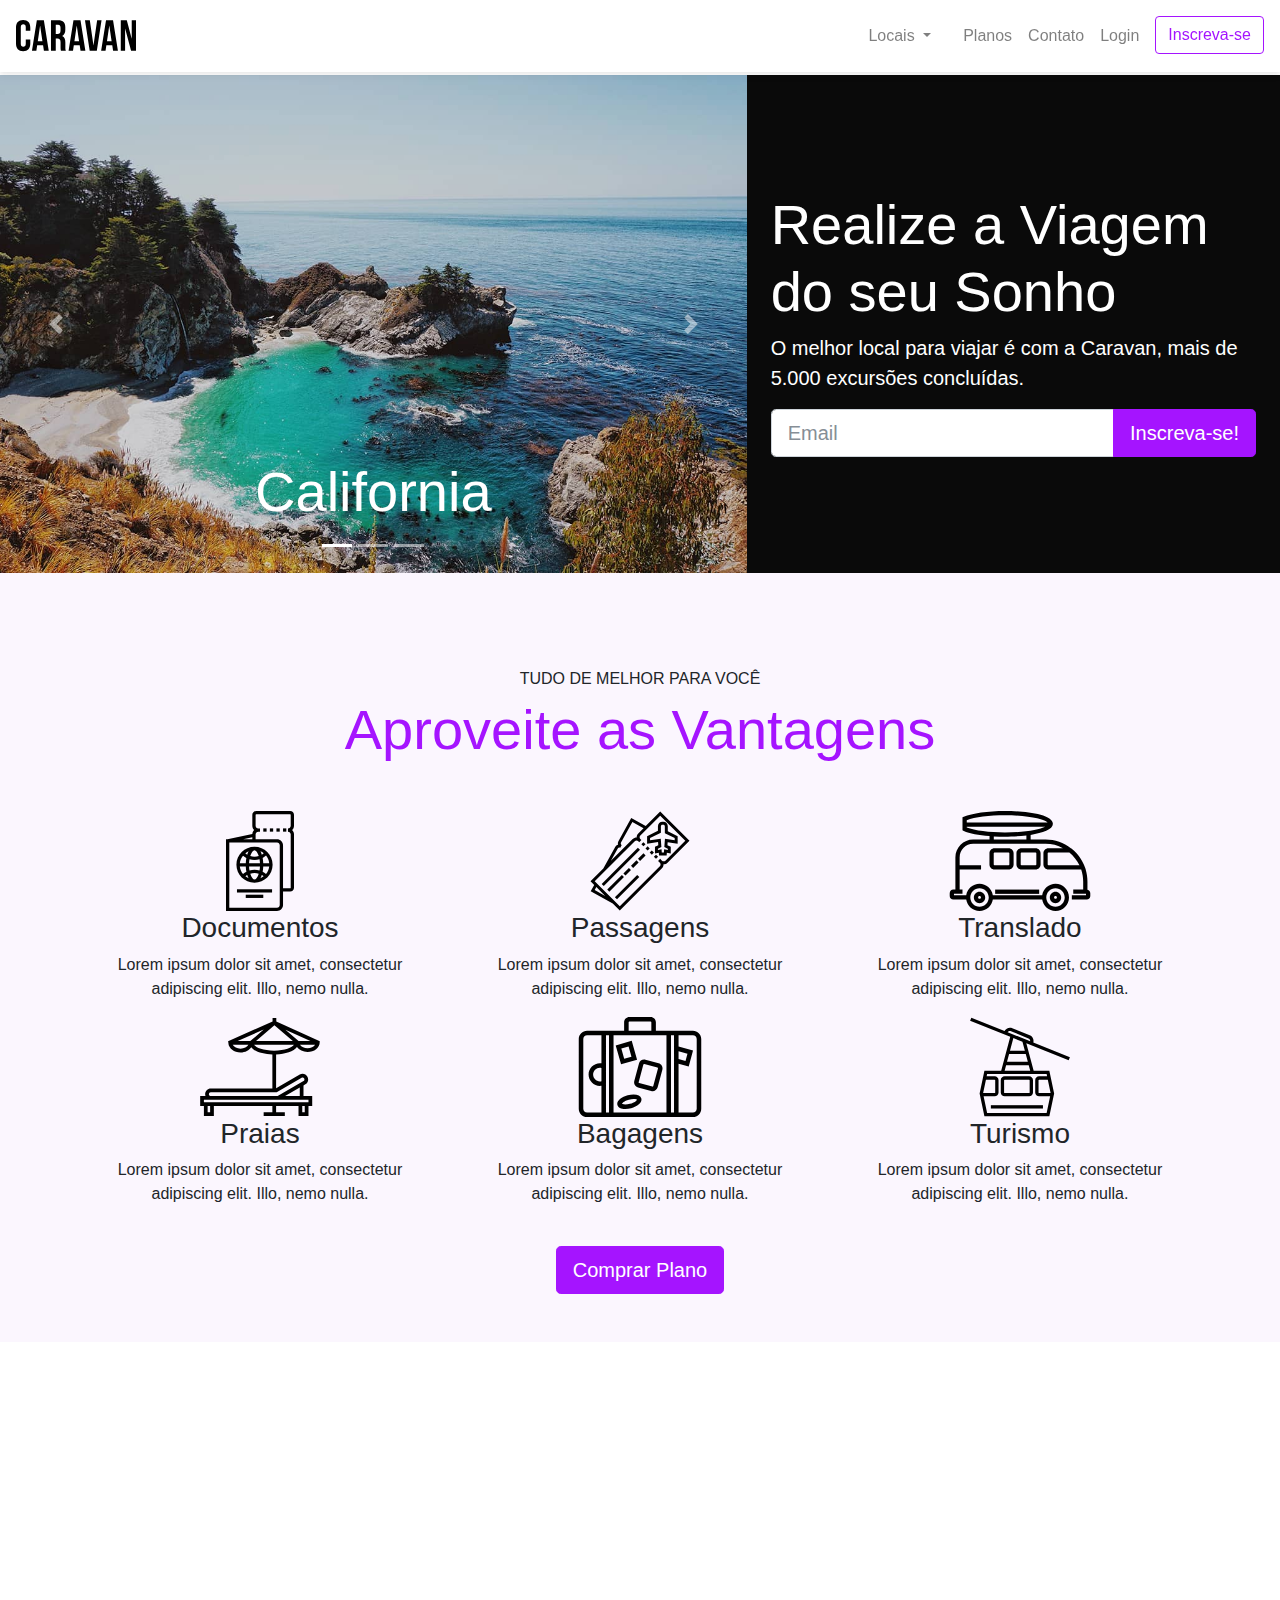
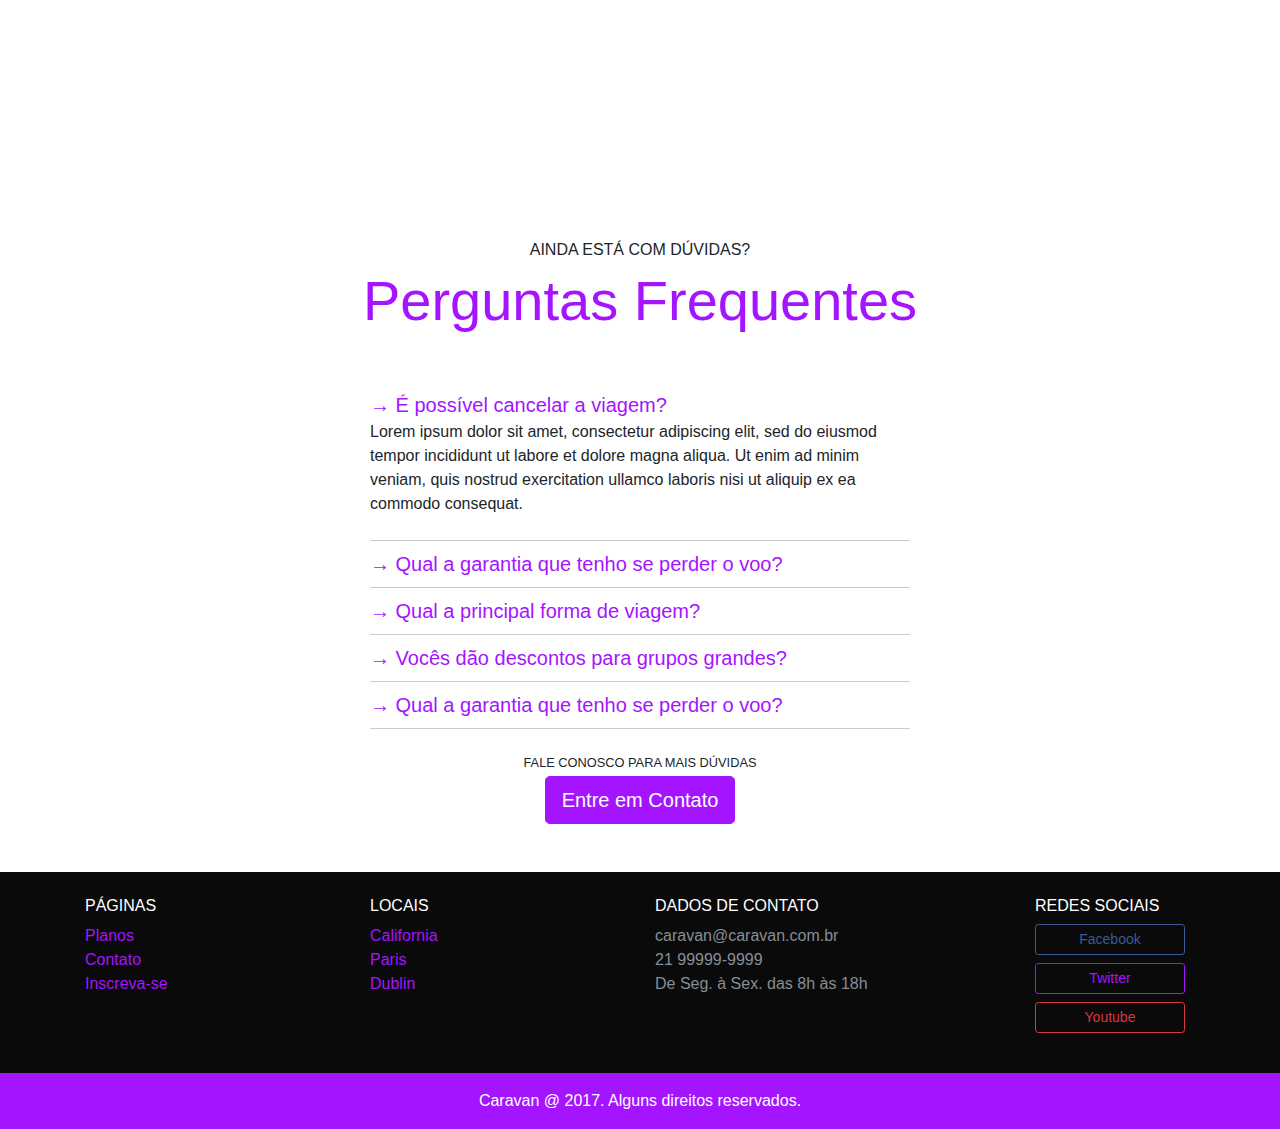
<file: index.html>
<!DOCTYPE html>
<html>
  <head>
    <title>Caravan</title>
    
    <meta charset="utf-8">
    <meta name="viewport" content="width=device-width, initial-scale=1, shrink-to-fit=no">
    
    <link rel="stylesheet" href="css/bootstrap.css">
    <link rel="stylesheet" href="css/style.css">
    
  </head>
  <body>
    <!-- Modal -->
    <div class="modal fade" id="modalLogin" tabindex="-1" role="dialog" aria-labelledby="modalLogin" aria-hidden="true">
      <div class="modal-dialog" role="document">
        <div class="modal-content">
          <div class="modal-header">
            <h5 class="modal-title" id="modalLoginTitulo">Entre na sua Conta</h5>
            <button type="button" class="close" data-dismiss="modal" aria-label="Close">
              <span aria-hidden="true">&times;</span>
            </button>
          </div>
          <div class="modal-body">
            <form>
              <div class="form-group">
                <label for="loginEmail">Email </label>
                <input type="email" class="form-control" id="loginEmail">
              </div>
              <div class="form-group">
                <label for="loginSenha">Password</label>
                <input type="password" class="form-control" id="loginSenha">
              </div>
              <button type="submit" class="btn btn-primary">Entrar na Conta</button>
              <small class="form-text text-mudted">Esqueceu a senha? <a href="#">Clique Aqui</a></small>
            </form>
          </div>
        </div>
      </div>
    </div>
    <!-- Fim Modal -->

    <nav class="navbar navbar-expand-md navbar-light  fixed-top py-3 box-shadow nav-bg-color">
        <a href="index.html">
            <img src="img/caravan.svg" alt="Caravan">
        </a>
        
        <button class="navbar-toggler" type="button" data-toggle="collapse" data-target="#navbarSupportedContent" aria-controls="navbarSupportedContent" aria-expanded="false" aria-label="Abrir Navegação">
            <span class="navbar-toggler-icon"></span>
        </button>

       <div class="collapse navbar-collapse" id="navbarSupportedContent">
           <ul class="navbar-nav ml-auto">
               <li class="nav-item dropdown">
                  <a class="nav-link dropdown-toggle" href="#" id="navbarDropdown" role="button" data-toggle="dropdown" aria-haspopup="true" aria-expanded="false">
                      Locais
                   </a>
                   <div class="dropdown-menu" aria-labelledby="navbarDropdown">
                      <a class="dropdown-item" href="local.html">California</a>
                      <a class="dropdown-item" href="local.html">Paris</a>
                      <a class="dropdown-item" href="local.html">Dublin</a>
                   </div>
               </li>
               <li class="nav-item">
                   <a href="planos.html" class="nav-link"></a>
               </li>
               <li class="nav-item">
                   <a href="planos.html" class="nav-link">Planos</a>
               </li>
               <li class="nav-item">
                   <a href="contato.html" class="nav-link">Contato</a>
               </li>
               <li class="nav-item">
                   <a href="" class="nav-link" data-toggle="modal" data-target="#modalLogin">Login</a>
               </li>
               <li class="nav-item">
                   <a href="inscricao.html" class="btn btn-outline-primary ml-md-2">Inscreva-se</a>
               </li>
               
           </ul>
       </div>
    </nav>
    
    <section class="container-fluid">
        <div class="row bg-dark text-white">
           
            <div class="col-lg-7 p-0">
                <div id="carouselCidades" class="carousel slide" data-ride="carousel">
                  <ol class="carousel-indicators">
                    <li data-target="#carouselCidades" data-slide-to="0" class="active"></li>
                    <li data-target="#carouselCidades" data-slide-to="1"></li>
                    <li data-target="#carouselCidades" data-slide-to="2"></li>
                  </ol>
                  <div class="carousel-inner">
                    <div class="carousel-item active">
                      <img class="d-block w-100" src="img/california.jpg" alt="California">
                      <div class="carousel-caption d-block">
                          <h3 class="display-4">California</h3>  
                      </div>
                    </div>
                    <div class="carousel-item">
                      <img class="d-block w-100" src="img/paris.jpg" alt="Paris">
                      <div class="carousel-caption d-md-block">
                          <h3 class="display-4">Paris</h3>  
                      </div>
                    </div>
                    <div class="carousel-item">
                      <img class="d-block w-100" src="img/dublin.jpg" alt="Dublin">
                      <div class="carousel-caption d-block">
                          <h3 class="display-4">Dublin</h3>
                      </div>
                    </div>
                  </div>
                  <a class="carousel-control-prev" href="#carouselCidades" role="button" data-slide="prev">
                    <span class="carousel-control-prev-icon" aria-hidden="true"></span>
                    <span class="sr-only">Anterior</span>
                  </a>
                  <a class="carousel-control-next" href="#carouselCidades" role="button" data-slide="next">
                    <span class="carousel-control-next-icon" aria-hidden="true"></span>
                    <span class="sr-only">Próximo</span>
                  </a>
                </div>
            </div>
            
            <div class="col-lg-5 p-4 align-self-center">
                <h1 class="display-4">Realize a Viagem do seu Sonho</h1>
                <p class="lead">O melhor local para viajar é com a Caravan, mais de 5.000 excursões concluídas.</p>
                <form action="">
                <div class="input-group input-group-lg">
                  <input type="text" class="form-control" placeholder="Email" aria-label="Email">
                  <span class="input-group-btn">
                    <button class="btn btn-primary" type="button">Inscreva-se!</button>
                  </span>
                </div>
                </form>
            </div>
        </div>
    </section>
    
    <section class="py-5 bg-light text-center">
        <div class="container">
            <div class="my-5">
               <span class="h6 d-block">TUDO DE MELHOR PARA VOCÊ</span>
               <h2 class="display-4 text-primary">Aproveite as Vantagens</h2>
            </div>
            
            <div class="row">
                <div class="col-xl-4 col-md-6">
                    <div class="d-flex justify-content-center icone">
                        <img src="img/icones/passaporte.svg" alt="Passaporte">
                    </div>
                    <h3>Documentos</h3>
                    <p>Lorem ipsum dolor sit amet, consectetur adipiscing elit. Illo, nemo nulla.</p>
                </div>
                <div class="col-xl-4 col-md-6">
                    <div class="d-flex justify-content-center icone">
                        <img src="img/icones/passagens.svg" alt="Passagens">
                    </div>
                    <h3>Passagens</h3>
                    <p>Lorem ipsum dolor sit amet, consectetur adipiscing elit. Illo, nemo nulla.</p>
                </div>
                <div class="col-xl-4 col-md-6">
                    <div class="d-flex justify-content-center icone">
                        <img src="img/icones/translado.svg" alt="Translado">
                    </div>
                    <h3>Translado</h3>
                    <p>Lorem ipsum dolor sit amet, consectetur adipiscing elit. Illo, nemo nulla.</p>
                </div>
                <div class="col-xl-4 col-md-6">
                    <div class="d-flex justify-content-center icone">
                        <img src="img/icones/praias.svg" alt="Praias">
                    </div>
                    <h3>Praias</h3>
                    <p>Lorem ipsum dolor sit amet, consectetur adipiscing elit. Illo, nemo nulla.</p>
                </div>
                <div class="col-xl-4 col-md-6">
                    <div class="d-flex justify-content-center icone">
                        <img src="img/icones/bagagens.svg" alt="Bagagens">
                    </div>
                    <h3>Bagagens</h3>
                    <p>Lorem ipsum dolor sit amet, consectetur adipiscing elit. Illo, nemo nulla.</p>
                </div>
                <div class="col-xl-4 col-md-6">
                    <div class="d-flex justify-content-center icone">
                        <img src="img/icones/turismo.svg" alt="Turismo">
                    </div>
                    <h3>Turismo</h3>
                    <p>Lorem ipsum dolor sit amet, consectetur adipiscing elit. Illo, nemo nulla.</p>
                </div>
            </div>
            <a href="planos.html" class="btn btn-primary btn-lg mt-4"> Comprar Plano</a>
        </div>
    </section>
    
    <section id="home-quote" class="p-md-5">
        <blockquote  class="blackquote text-center text-white p-md-5 p-3">
            <p class="display-4"><em>"A felicidade não está na estradaque leva a algum lugar. A felicidade é a própria estrada.</em></p>
            <footer class="blackquote-footer">Bob Dylan</footer>
        </blockquote>
    </section>
    
        
    <section class="container">
        <div class="my-5 text-center">
           <span class="h6 d-block">AINDA ESTÁ COM DÚVIDAS?</span>
           <h2 class="display-4 text-primary">Perguntas Frequentes</h2>
        </div>
        
        <div class="row justify-content-center">
            <div class="col-lg-6" id="perguntasFrequentes" data-children=".pergunta">
                <div class="pergunta py-2">
                    <a class="lead" href="#pergunta1" data-toggle="collapse" data-parent="#perguntasFrequentes" aria-expanded="true" aria-controls="pergunta1">→ É possível cancelar a viagem?</a>
                    <div id="pergunta1" class="collapse show" role="tagpanel">
                        <p>Lorem ipsum dolor sit amet, consectetur adipiscing elit, sed do eiusmod tempor incididunt ut labore et dolore magna aliqua. Ut enim ad minim veniam, quis nostrud exercitation ullamco laboris nisi ut aliquip ex ea commodo consequat.</p>
                    </div>
                </div>
                <div class="pergunta py-2">
                    <a class="lead" href="#pergunta2" data-toggle="collapse" data-parent="#perguntasFrequentes" aria-expanded="true" aria-controls="pergunta2">→ Qual a garantia que tenho se perder o voo?</a>
                    <div id="pergunta2" class="collapse" role="tagpanel">
                        <p>Lorem ipsum dolor sit amet, consectetur adipiscing elit, sed do eiusmod tempor incididunt ut labore et dolore magna aliqua. Ut enim ad minim veniam, quis nostrud exercitation ullamco laboris nisi ut aliquip ex ea commodo consequat.</p>
                    </div>
                </div>
                <div class="pergunta py-2">
                    <a class="lead" href="#pergunta3" data-toggle="collapse" data-parent="#perguntasFrequentes" aria-expanded="true" aria-controls="pergunta3">→ Qual a principal forma de viagem?</a>
                    <div id="pergunta3" class="collapse" role="tagpanel">
                        <p>Lorem ipsum dolor sit amet, consectetur adipiscing elit, sed do eiusmod tempor incididunt ut labore et dolore magna aliqua. Ut enim ad minim veniam, quis nostrud exercitation ullamco laboris nisi ut aliquip ex ea commodo consequat.</p>
                    </div>
                </div>
                <div class="pergunta py-2">
                    <a class="lead" href="#pergunta4" data-toggle="collapse" data-parent="#perguntasFrequentes" aria-expanded="true" aria-controls="pergunta4">→ Vocês dão descontos para grupos grandes?</a>
                    <div id="pergunta4" class="collapse" role="tagpanel">
                        <p>Lorem ipsum dolor sit amet, consectetur adipiscing elit, sed do eiusmod tempor incididunt ut labore et dolore magna aliqua. Ut enim ad minim veniam, quis nostrud exercitation ullamco laboris nisi ut aliquip ex ea commodo consequat.</p>
                    </div>
                </div>
                <div class="pergunta no-border-bottom py-2">
                    <a class="lead" href="#pergunta5" data-toggle="collapse" data-parent="#perguntasFrequentes" aria-expanded="true" aria-controls="pergunta5">→ Qual a garantia que tenho se perder o voo?</a>
                    <div id="pergunta5" class="collapse" role="tagpanel">
                        <p>Lorem ipsum dolor sit amet, consectetur adipiscing elit, sed do eiusmod tempor incididunt ut labore et dolore magna aliqua. Ut enim ad minim veniam, quis nostrud exercitation ullamco laboris nisi ut aliquip ex ea commodo consequat.</p>
                    </div>
                </div>
            </div>
        </div>
        <div class="text-center my-4">
            <p class="small m-1">FALE CONOSCO PARA MAIS DÚVIDAS</p>
            <a class="btn btn-primary btn-lg" href="contato.html">Entre em Contato</a>
        </div>
        
    </section>   
    
    <footer class="bg-dark text-white mt-5">
        <div class="container py-4">
            <div class="row">
                <div class="col-6 col-lg-3 ">
                    <h4 class="h6">PÁGINAS</h4>
                    <ul class="list-unstyled">
                        <li><a href="planos.html">Planos</a></li>
                        <li><a href="contato.html">Contato</a></li>
                        <li><a href="inscricao.html">Inscreva-se</a></li>
                    </ul>
                </div>
                <div class="col-6 col-lg-3">
                    <h4 class="h6">LOCAIS</h4>
                    <ul class="list-unstyled">
                        <li><a href="local.html">California</a></li>
                        <li><a href="local.html">Paris</a></li>
                        <li><a href="local.html">Dublin</a></li>
                    </ul>
                </div>
                <div class="col-sm-6 col-lg-4">
                    <h4 class="h6">DADOS DE CONTATO</h4>
                    <ul class="list-unstyled text-secondary">
                        <li>caravan@caravan.com.br</li>
                        <li>21 99999-9999</li>
                        <li>De Seg. à Sex. das 8h às 18h</li>
                    </ul>
                </div>
                <div class="col-sm-6 col-lg-2">
                    <h4 class="h6">REDES SOCIAIS</h4>
                    <ul class="list-unstyled text-secondary">
                        <li><a href="#" class="btn btn-sm btn-outline-info btn-block btn-footer mb-2">Facebook</a></li>
                        <li><a href="#" class="btn btn-sm btn-outline-primary btn-block btn-footer mb-2">Twitter</a></li>
                        <li><a href="#" class="btn btn-sm btn-outline-danger btn-block btn-footer mb-2">Youtube</a></li>
                    </ul>
                </div>
            </div>
        </div>
        <div class="bg-primary text-center py-3">
            <p class="mb-0">Caravan @ 2017. Alguns direitos reservados.</p>
        </div>
    </footer>
     
    <script type="text/javascript" src="js/jquery-3.2.1.slim.min.js"></script>
    <script type="text/javascript" src="js/popper.min.js"></script>
    <script type="text/javascript" src="js/bootstrap.js"></script>
    <script type="text/javascript" src="js/app.js"></script>
  </body>
</html>
</file>
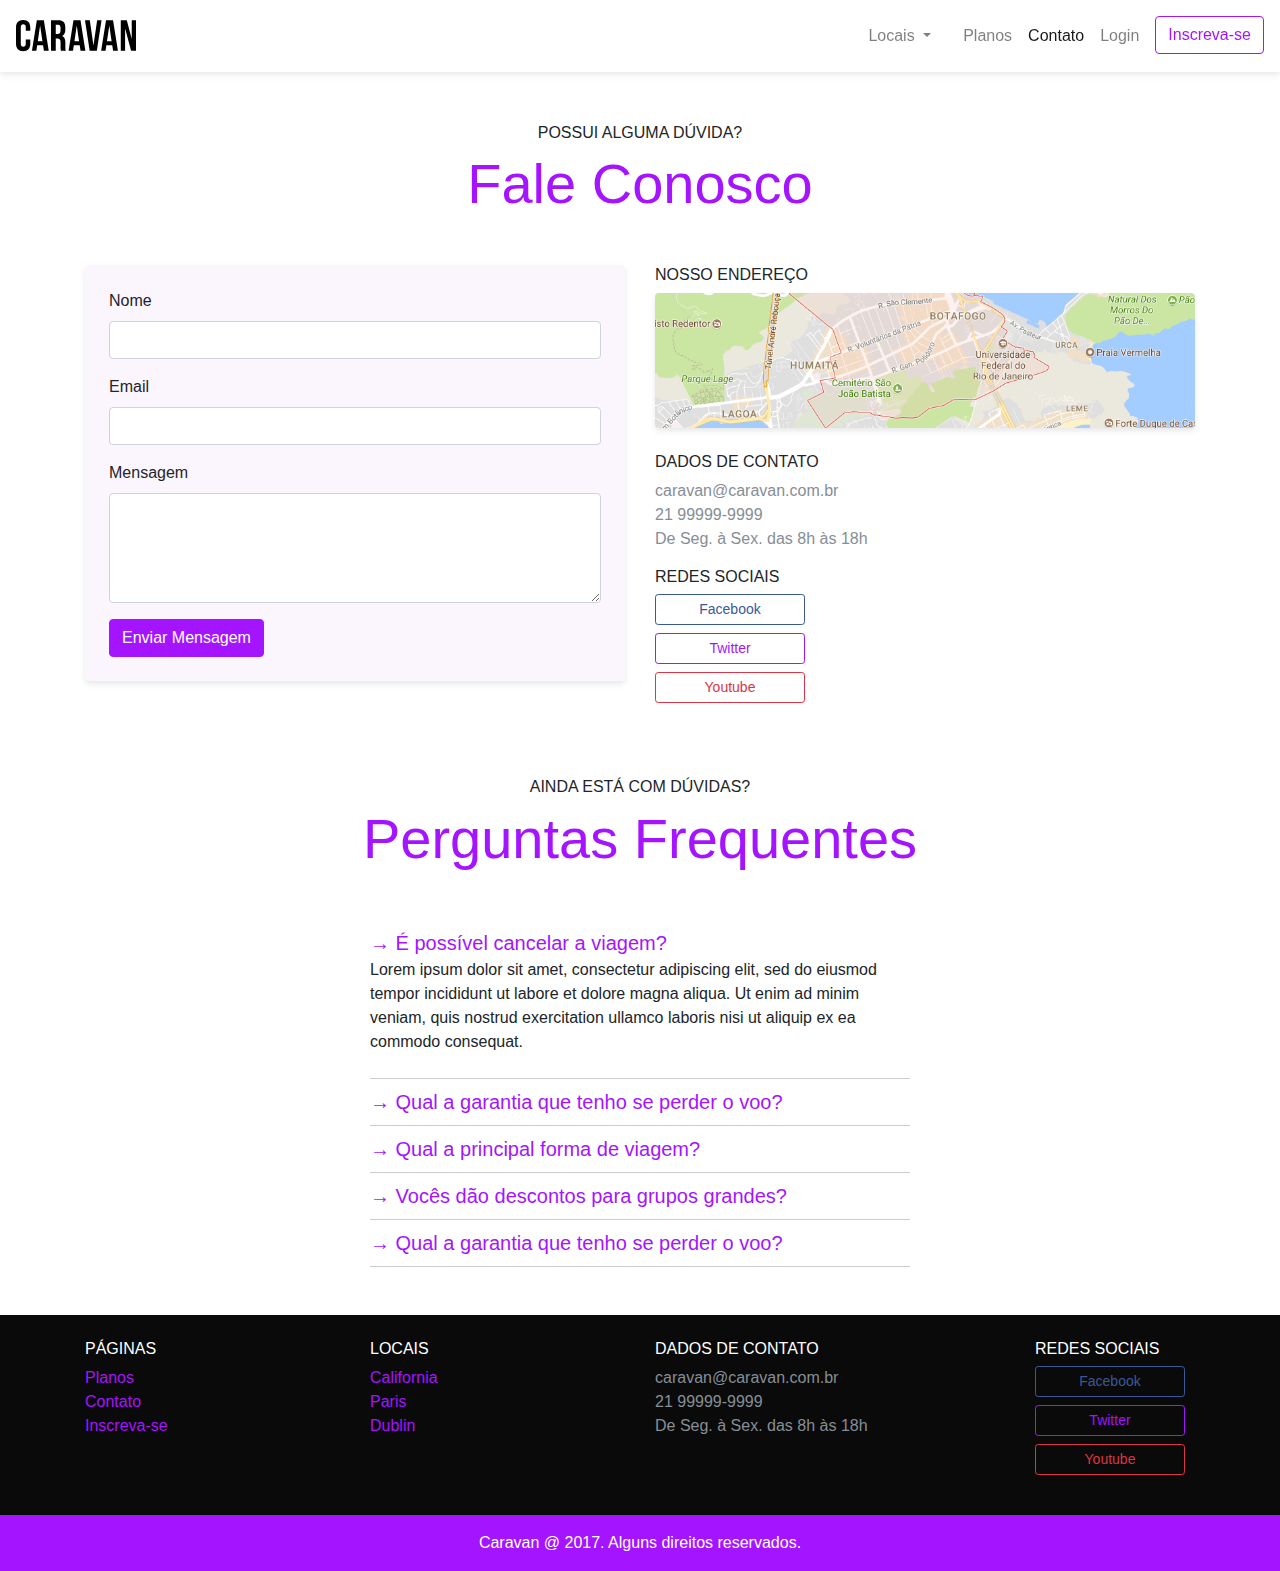
<file: contato.html>
<!DOCTYPE html>
<html>
  <head>
    <title>Caravan - Contato</title>
    
    <meta charset="utf-8">
    <meta name="viewport" content="width=device-width, initial-scale=1, shrink-to-fit=no">
    
    <link rel="stylesheet" href="css/bootstrap.css">
    <link rel="stylesheet" href="css/style.css">
    
  </head>
  <body>
    <!-- Modal -->
    <div class="modal fade" id="modalLogin" tabindex="-1" role="dialog" aria-labelledby="modalLogin" aria-hidden="true">
      <div class="modal-dialog" role="document">
        <div class="modal-content">
          <div class="modal-header">
            <h5 class="modal-title" id="modalLoginTitulo">Entre na sua Conta</h5>
            <button type="button" class="close" data-dismiss="modal" aria-label="Close">
              <span aria-hidden="true">&times;</span>
            </button>
          </div>
          <div class="modal-body">
            <form>
              <div class="form-group">
                <label for="loginEmail">Email </label>
                <input type="email" class="form-control" id="loginEmail">
              </div>
              <div class="form-group">
                <label for="loginSenha">Password</label>
                <input type="password" class="form-control" id="loginSenha">
              </div>
              <button type="submit" class="btn btn-primary">Entrar na Conta</button>
              <small class="form-text text-mudted">Esqueceu a senha? <a href="#">Clique Aqui</a></small>
            </form>
          </div>
        </div>
      </div>
    </div>
    <!-- Fim Modal -->

    <nav class="navbar navbar-expand-md navbar-light  fixed-top py-3 box-shadow nav-bg-color">
        <a href="index.html">
            <img src="img/caravan.svg" alt="Caravan">
        </a>
        
        <button class="navbar-toggler" type="button" data-toggle="collapse" data-target="#navbarSupportedContent" aria-controls="navbarSupportedContent" aria-expanded="false" aria-label="Abrir Navegação">
            <span class="navbar-toggler-icon"></span>
        </button>

       <div class="collapse navbar-collapse" id="navbarSupportedContent">
           <ul class="navbar-nav ml-auto">
               <li class="nav-item dropdown">
                  <a class="nav-link dropdown-toggle" href="#" id="navbarDropdown" role="button" data-toggle="dropdown" aria-haspopup="true" aria-expanded="false">
                      Locais
                   </a>
                   <div class="dropdown-menu" aria-labelledby="navbarDropdown">
                      <a class="dropdown-item" href="local.html">California</a>
                      <a class="dropdown-item" href="local.html">Paris</a>
                      <a class="dropdown-item" href="local.html">Dublin</a>
                   </div>
               </li>
               <li class="nav-item">
                   <a href="planos.html" class="nav-link"></a>
               </li>
               <li class="nav-item">
                   <a href="planos.html" class="nav-link">Planos</a>
               </li>
               <li class="nav-item">
                   <a href="contato.html" class="nav-link active">Contato</a>
               </li>
               <li class="nav-item">
                   <a href="" class="nav-link" data-toggle="modal" data-target="#modalLogin">Login</a>
               </li>
               <li class="nav-item">
                   <a href="inscricao.html" class="btn btn-outline-primary ml-md-2">Inscreva-se</a>
               </li>
               
           </ul>
       </div>
    </nav>
    
   <section class="container">
        <div class="my-5 text-center">
           <span class="h6 d-block">POSSUI ALGUMA DÚVIDA?</span>
           <h1 class="display-4 text-primary">Fale Conosco</h1>
        </div>
        <div class="row">
            <div class="col-lg">
                <form class="bg-light rounded p-4 box-shadow mb-5">
                  <div class="form-group">
                    <label for="nomeCliente">Nome </label>
                    <input type="text" class="form-control" id="nomeCliente">
                  </div>
                  <div class="form-group">
                    <label for="clienteEmail">Email </label>
                    <input type="email" class="form-control" id="clienteEmail">
                  </div>
                  <div class="form-group">
                    <label for="clienteMensagem">Mensagem</label>
                    <textarea class="form-control" id="clienteMensagem" rows="4"></textarea>
                  </div>
                  <button type="submit" class="btn btn-primary">Enviar Mensagem</button>
                </form>
            </div>
            <div class="col">
                <h2 class="h6">NOSSO ENDEREÇO</h2>
                <a href="#"><img src="img/mapa.png" alt="Endereço da Empresa" class="img-fluid box-shadow rounded mb-4"></a>
                
                <h4 class="h6">DADOS DE CONTATO</h4>
                <ul class="list-unstyled text-secondary">
                     <li>caravan@caravan.com.br</li>
                    <li>21 99999-9999</li>
                    <li>De Seg. à Sex. das 8h às 18h</li>
                </ul>

                
                <h4 class="h6">REDES SOCIAIS</h4>
                <ul class="list-unstyled text-secondary" style="max-width:260px;">
                    <li><a href="#" class="btn btn-sm btn-outline-info btn-block btn-footer mb-2">Facebook</a></li>
                    <li><a href="#" class="btn btn-sm btn-outline-primary btn-block btn-footer mb-2">Twitter</a></li>
                    <li><a href="#" class="btn btn-sm btn-outline-danger btn-block btn-footer mb-2">Youtube</a></li>
                </ul>
            </div>
        </div>
        
   </section>

        
    <section class="container">
        <div class="my-5 text-center">
           <span class="h6 d-block">AINDA ESTÁ COM DÚVIDAS?</span>
           <h2 class="display-4 text-primary">Perguntas Frequentes</h2>
        </div>
        
        <div class="row justify-content-center">
            <div class="col-lg-6" id="perguntasFrequentes" data-children=".pergunta">
                <div class="pergunta py-2">
                    <a class="lead" href="#pergunta1" data-toggle="collapse" data-parent="#perguntasFrequentes" aria-expanded="true" aria-controls="pergunta1">→ É possível cancelar a viagem?</a>
                    <div id="pergunta1" class="collapse show" role="tagpanel">
                        <p>Lorem ipsum dolor sit amet, consectetur adipiscing elit, sed do eiusmod tempor incididunt ut labore et dolore magna aliqua. Ut enim ad minim veniam, quis nostrud exercitation ullamco laboris nisi ut aliquip ex ea commodo consequat.</p>
                    </div>
                </div>
                <div class="pergunta py-2">
                    <a class="lead" href="#pergunta2" data-toggle="collapse" data-parent="#perguntasFrequentes" aria-expanded="true" aria-controls="pergunta2">→ Qual a garantia que tenho se perder o voo?</a>
                    <div id="pergunta2" class="collapse" role="tagpanel">
                        <p>Lorem ipsum dolor sit amet, consectetur adipiscing elit, sed do eiusmod tempor incididunt ut labore et dolore magna aliqua. Ut enim ad minim veniam, quis nostrud exercitation ullamco laboris nisi ut aliquip ex ea commodo consequat.</p>
                    </div>
                </div>
                <div class="pergunta py-2">
                    <a class="lead" href="#pergunta3" data-toggle="collapse" data-parent="#perguntasFrequentes" aria-expanded="true" aria-controls="pergunta3">→ Qual a principal forma de viagem?</a>
                    <div id="pergunta3" class="collapse" role="tagpanel">
                        <p>Lorem ipsum dolor sit amet, consectetur adipiscing elit, sed do eiusmod tempor incididunt ut labore et dolore magna aliqua. Ut enim ad minim veniam, quis nostrud exercitation ullamco laboris nisi ut aliquip ex ea commodo consequat.</p>
                    </div>
                </div>
                <div class="pergunta py-2">
                    <a class="lead" href="#pergunta4" data-toggle="collapse" data-parent="#perguntasFrequentes" aria-expanded="true" aria-controls="pergunta4">→ Vocês dão descontos para grupos grandes?</a>
                    <div id="pergunta4" class="collapse" role="tagpanel">
                        <p>Lorem ipsum dolor sit amet, consectetur adipiscing elit, sed do eiusmod tempor incididunt ut labore et dolore magna aliqua. Ut enim ad minim veniam, quis nostrud exercitation ullamco laboris nisi ut aliquip ex ea commodo consequat.</p>
                    </div>
                </div>
                <div class="pergunta no-border-bottom py-2">
                    <a class="lead" href="#pergunta5" data-toggle="collapse" data-parent="#perguntasFrequentes" aria-expanded="true" aria-controls="pergunta5">→ Qual a garantia que tenho se perder o voo?</a>
                    <div id="pergunta5" class="collapse" role="tagpanel">
                        <p>Lorem ipsum dolor sit amet, consectetur adipiscing elit, sed do eiusmod tempor incididunt ut labore et dolore magna aliqua. Ut enim ad minim veniam, quis nostrud exercitation ullamco laboris nisi ut aliquip ex ea commodo consequat.</p>
                    </div>
                </div>
            </div>
        </div>        
    </section>   
    
    <footer class="bg-dark text-white mt-5">
        <div class="container py-4">
            <div class="row">
                <div class="col-6 col-lg-3 ">
                    <h4 class="h6">PÁGINAS</h4>
                    <ul class="list-unstyled">
                        <li><a href="planos.html">Planos</a></li>
                        <li><a href="contato.html">Contato</a></li>
                        <li><a href="inscricao.html">Inscreva-se</a></li>
                    </ul>
                </div>
                <div class="col-6 col-lg-3">
                    <h4 class="h6">LOCAIS</h4>
                    <ul class="list-unstyled">
                        <li><a href="local.html">California</a></li>
                        <li><a href="local.html">Paris</a></li>
                        <li><a href="local.html">Dublin</a></li>
                    </ul>
                </div>
                <div class="col-sm-6 col-lg-4">
                    <h4 class="h6">DADOS DE CONTATO</h4>
                    <ul class="list-unstyled text-secondary">
                        <li>caravan@caravan.com.br</li>
                        <li>21 99999-9999</li>
                        <li>De Seg. à Sex. das 8h às 18h</li>
                    </ul>
                </div>
                <div class="col-sm-6 col-lg-2">
                    <h4 class="h6">REDES SOCIAIS</h4>
                    <ul class="list-unstyled text-secondary">
                        <li><a href="#" class="btn btn-sm btn-outline-info btn-block btn-footer mb-2">Facebook</a></li>
                        <li><a href="#" class="btn btn-sm btn-outline-primary btn-block btn-footer mb-2">Twitter</a></li>
                        <li><a href="#" class="btn btn-sm btn-outline-danger btn-block btn-footer mb-2">Youtube</a></li>
                    </ul>
                </div>
            </div>
        </div>
        <div class="bg-primary text-center py-3">
            <p class="mb-0">Caravan @ 2017. Alguns direitos reservados.</p>
        </div>
    </footer>
     
    <script type="text/javascript" src="js/jquery-3.2.1.slim.min.js"></script>
    <script type="text/javascript" src="js/popper.min.js"></script>
    <script type="text/javascript" src="js/bootstrap.js"></script>
    <script type="text/javascript" src="js/app.js"></script>
  </body>
</html>
</file>
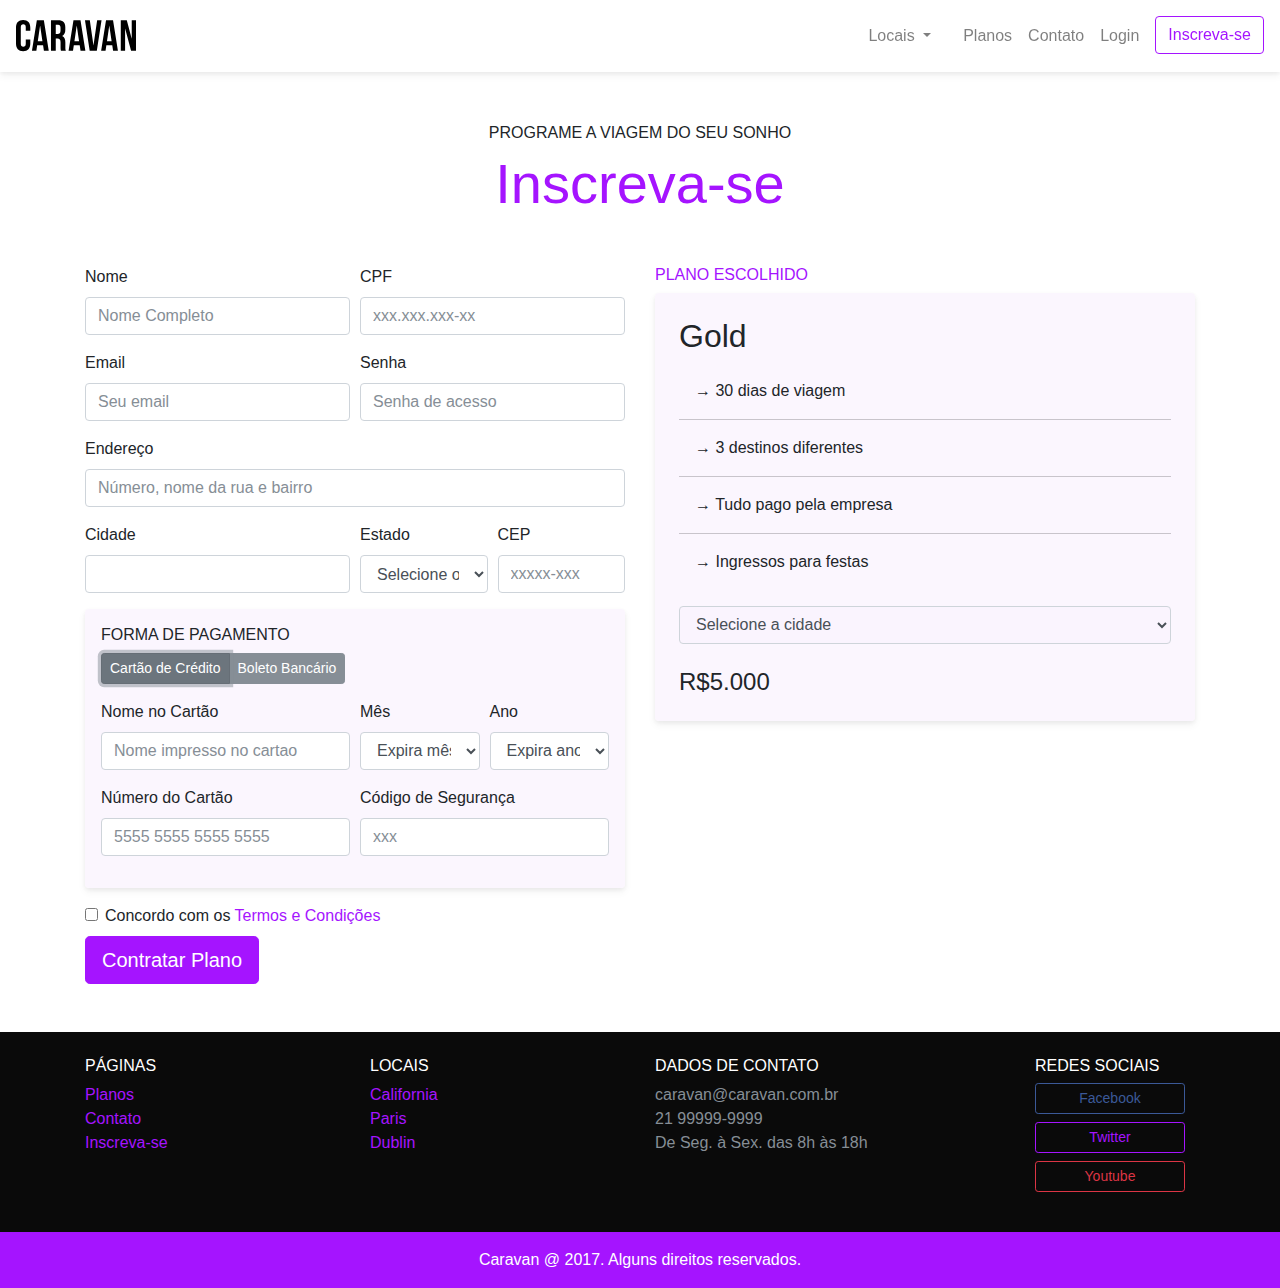
<file: inscricao.html>
<!DOCTYPE html>
<html>
  <head>
    <title>Caravan - Inscrição</title>
    
    <meta charset="utf-8">
    <meta name="viewport" content="width=device-width, initial-scale=1, shrink-to-fit=no">
    
    <link rel="stylesheet" href="css/bootstrap.css">
    <link rel="stylesheet" href="css/style.css">
    
  </head>
  <body>
    <!-- Modal -->
    <div class="modal fade" id="modalLogin" tabindex="-1" role="dialog" aria-labelledby="modalLogin" aria-hidden="true">
      <div class="modal-dialog" role="document">
        <div class="modal-content">
          <div class="modal-header">
            <h5 class="modal-title" id="modalLoginTitulo">Entre na sua Conta</h5>
            <button type="button" class="close" data-dismiss="modal" aria-label="Close">
              <span aria-hidden="true">&times;</span>
            </button>
          </div>
          <div class="modal-body">
            <form>
              <div class="form-group">
                <label for="loginEmail">Email </label>
                <input type="email" class="form-control" id="loginEmail">
              </div>
              <div class="form-group">
                <label for="loginSenha">Password</label>
                <input type="password" class="form-control" id="loginSenha">
              </div>
              <button type="submit" class="btn btn-primary">Entrar na Conta</button>
              <small class="form-text text-mudted">Esqueceu a senha? <a href="#">Clique Aqui</a></small>
            </form>
          </div>
        </div>
      </div>
    </div>
    <!-- Fim Modal -->

    <nav class="navbar navbar-expand-md navbar-light  fixed-top py-3 box-shadow nav-bg-color">
        <a href="index.html">
            <img src="img/caravan.svg" alt="Caravan">
        </a>
        
        <button class="navbar-toggler" type="button" data-toggle="collapse" data-target="#navbarSupportedContent" aria-controls="navbarSupportedContent" aria-expanded="false" aria-label="Abrir Navegação">
            <span class="navbar-toggler-icon"></span>
        </button>

       <div class="collapse navbar-collapse" id="navbarSupportedContent">
           <ul class="navbar-nav ml-auto">
               <li class="nav-item dropdown">
                  <a class="nav-link dropdown-toggle" href="#" id="navbarDropdown" role="button" data-toggle="dropdown" aria-haspopup="true" aria-expanded="false">
                      Locais
                   </a>
                   <div class="dropdown-menu" aria-labelledby="navbarDropdown">
                      <a class="dropdown-item" href="local.html">California</a>
                      <a class="dropdown-item" href="local.html">Paris</a>
                      <a class="dropdown-item" href="local.html">Dublin</a>
                   </div>
               </li>
               <li class="nav-item">
                   <a href="planos.html" class="nav-link"></a>
               </li>
               <li class="nav-item">
                   <a href="planos.html" class="nav-link">Planos</a>
               </li>
               <li class="nav-item">
                   <a href="contato.html" class="nav-link">Contato</a>
               </li>
               <li class="nav-item">
                   <a href="" class="nav-link" data-toggle="modal" data-target="#modalLogin">Login</a>
               </li>
               <li class="nav-item">
                   <a href="inscricao.html" class="btn btn-outline-primary ml-md-2">Inscreva-se</a>
               </li>
               
           </ul>
       </div>
    </nav>
    
   <section class="container">
        <div class="my-5 text-center">
           <span class="h6 d-block">PROGRAME A VIAGEM DO SEU SONHO</span>
           <h2 class="display-4 text-primary">Inscreva-se</h2>
        </div>
        
        <div class="row">
            <form action="" class="col-lg-6">
                <div class="form-row">
                    <div class="form-group col-md-6">
                        <label for="inputNome">Nome</label>
                        <input type="text" class="form-control" id="inputNome" placeholder="Nome Completo">
                    </div>
                    <div class="form-group col-md-6">
                        <label for="inputCPF">CPF</label>
                        <input type="text" class="form-control" id="inputCPF" placeholder="xxx.xxx.xxx-xx">
                    </div>
                    <div class="form-group col-md-6">
                        <label for="inputEmail">Email</label>
                        <input type="email" class="form-control" id="inputEmail" placeholder="Seu email">
                    </div>
                    <div class="form-group col-md-6">
                        <label for="inputSenha">Senha</label>
                        <input type="password" class="form-control" id="inputSenha" placeholder="Senha de acesso">
                    </div>
                    <div class="form-group col-12">
                        <label for="inputEndereco">Endereço</label>
                        <input type="text" class="form-control" id="inputEndereco" placeholder="Número, nome da rua e bairro">
                    </div>
                    <div class="form-group col-md-6">
                        <label for="inputCidade">Cidade</label>
                        <input type="text" class="form-control" id="inputCidade" >
                    </div>
                    <div class="form-group col-md-3 col-6">
                        <label for="inputEstado">Estado</label>
                        <select id="inputEstado" class="form-control">
                            <option>Selecione o Estado</option>
                            <option>Rio de Janeiro</option>
                            <option>São Paulo</option>
                            <option>Minas Gerais</option>
                            <option>Paraná</option>
                            <option>Acre</option>
                        </select>
                    </div>
                    <div class="form-group col-md-3 col-6">
                        <label for="inputCEP">CEP</label>
                        <input type="text" class="form-control" id="inputCEP" placeholder="xxxxx-xxx" >
                    </div>
                </div>
                <div class="bg-light rounded box-shadow p-3 form-group">
                    <h2 class="h6 color-primary">FORMA DE PAGAMENTO</h2>
                    <nav class="nav btn-group mb-3" id="formaPagamento" role="tablist">
                       <button type="button" class="btn btn-sm btn-secondary active" id="nav-cartao-tab" data-toggle="tab" href="#nav-cartao" role="tab" aria-controls="nav-cartao" aria-selected="true">Cartão de Crédito</button>
                       <button type="button" class="btn btn-sm btn-secondary" id="nav-boleto-tab" data-toggle="tab" href="#nav-boleto" role="tab" aria-controls="nav-boleto" aria-selected="false">Boleto Bancário</button>
                    </nav>
                    
                    <div class="tab-content" id="formaPagamentoConteudo">
                        <div class="tab-pane fade show active" id="nav-cartao" role="tabpanel"aria-labelledby="nav-cartao-tab" >
                            <div class="form-row">
                                <div class="form-group col-md-6">
                                    <label for="inputNomeCartao">Nome no Cartão</label>
                                    <input type="text" class="form-control" id="inputNomeCartao" placeholder="Nome impresso no cartao">
                                </div>
                                <div class="form-group col-md-3 col-6">
                                    <label for="inputExpiraMes">Mês</label>
                                    <select id="inputExpiraMes" class="form-control">
                                        <option>Expira mês...</option>
                                        <option>01</option>
                                        <option>02</option>
                                        <option>03</option>
                                        <option>04</option>
                                        <option>05</option>
                                        <option>06</option>
                                        <option>07</option>
                                        <option>08</option>
                                        <option>09</option>
                                        <option>10</option>
                                        <option>11</option>
                                        <option>12</option>
                                    </select>
                                </div>
                                <div class="form-group col-md-3 col-6">
                                    <label for="inputExpiraAno">Ano</label>
                                    <select id="inputExpiraAno" class="form-control">
                                        <option>Expira ano...</option>
                                        <option>2017</option>
                                        <option>2018</option>
                                        <option>2019</option>
                                        <option>2020</option>
                                        <option>2021</option>
                                    </select>
                                </div>
                                <div class="form-group col-md-6">
                                    <label for="inputNumeroCartao">Número do Cartão</label>
                                    <input type="text" class="form-control" id="inputNumeroCartao" placeholder="5555 5555 5555 5555">
                                </div>
                                <div class="form-group col-md-6">
                                    <label for="inputCodigo">Código de Segurança</label>
                                    <input type="text" class="form-control" id="inputCodigo" placeholder="xxx">
                                </div>
                            </div>
                        </div>
                        <div class="tab-pane fade show" id="nav-boleto" role="tabpanel"aria-labelledby="nav-boleto-tab" >
                            <p>Clique em contratar plano que enviaremos um boleto para o seu email.</p>
                        </div>
                    </div>
                </div>
                
                <div class="form-check">
                    <label class="form-check-label">
                      <input type="checkbox" class="form-check-input">
                      Concordo com os <a href="#">Termos e Condições</a>
                    </label>
                </div>
                
                <button type="submit" class="btn btn-primary btn-lg">Contratar Plano</button>

            </form>
            
            <div class="col-md mb-5 mx-auto order-first order-lg-1">
              <h2 class="h6 text-primary ">PLANO ESCOLHIDO</h2>
              <div class="bg-light rounded p-4 box-shadow">
                <h2>Gold</h2>
                <ul class="lista-plano list-unstyled">
                  <li>→ 30 dias de viagem</li>
                  <li>→ 3 destinos diferentes</li>
                  <li>→ Tudo pago pela empresa</li>
                  <li>→ Ingressos para festas</li>
                </ul>
                <form>
                  <div class="form-group">
                    <select class="form-control bg-light" id="inputCidades">
                      <option>Selecione a cidade</option>
                      <option>California</option>
                      <option>Paris</option>
                      <option>Dublin</option>
                    </select>
                  </div>
                </form>
                <div class="row mt-4">
                  <div class="col">
                    <span class="h4">R$5.000</span>
                  </div>
                </div>
              </div>
            </div>
        </div>
  </section>
    
    <footer class="bg-dark text-white mt-5">
        <div class="container py-4">
            <div class="row">
                <div class="col-6 col-lg-3 ">
                    <h4 class="h6">PÁGINAS</h4>
                    <ul class="list-unstyled">
                        <li><a href="planos.html">Planos</a></li>
                        <li><a href="contato.html">Contato</a></li>
                        <li><a href="inscricao.html">Inscreva-se</a></li>
                    </ul>
                </div>
                <div class="col-6 col-lg-3">
                    <h4 class="h6">LOCAIS</h4>
                    <ul class="list-unstyled">
                        <li><a href="local.html">California</a></li>
                        <li><a href="local.html">Paris</a></li>
                        <li><a href="local.html">Dublin</a></li>
                    </ul>
                </div>
                <div class="col-sm-6 col-lg-4">
                    <h4 class="h6">DADOS DE CONTATO</h4>
                    <ul class="list-unstyled text-secondary">
                        <li>caravan@caravan.com.br</li>
                        <li>21 99999-9999</li>
                        <li>De Seg. à Sex. das 8h às 18h</li>
                    </ul>
                </div>
                <div class="col-sm-6 col-lg-2">
                    <h4 class="h6">REDES SOCIAIS</h4>
                    <ul class="list-unstyled text-secondary">
                        <li><a href="#" class="btn btn-sm btn-outline-info btn-block btn-footer mb-2">Facebook</a></li>
                        <li><a href="#" class="btn btn-sm btn-outline-primary btn-block btn-footer mb-2">Twitter</a></li>
                        <li><a href="#" class="btn btn-sm btn-outline-danger btn-block btn-footer mb-2">Youtube</a></li>
                    </ul>
                </div>
            </div>
        </div>
        <div class="bg-primary text-center py-3">
            <p class="mb-0">Caravan @ 2017. Alguns direitos reservados.</p>
        </div>
    </footer>
     
    <script type="text/javascript" src="js/jquery-3.2.1.slim.min.js"></script>
    <script type="text/javascript" src="js/popper.min.js"></script>
    <script type="text/javascript" src="js/bootstrap.js"></script>
    <script type="text/javascript" src="js/app.js"></script>
  </body>
</html>
</file>
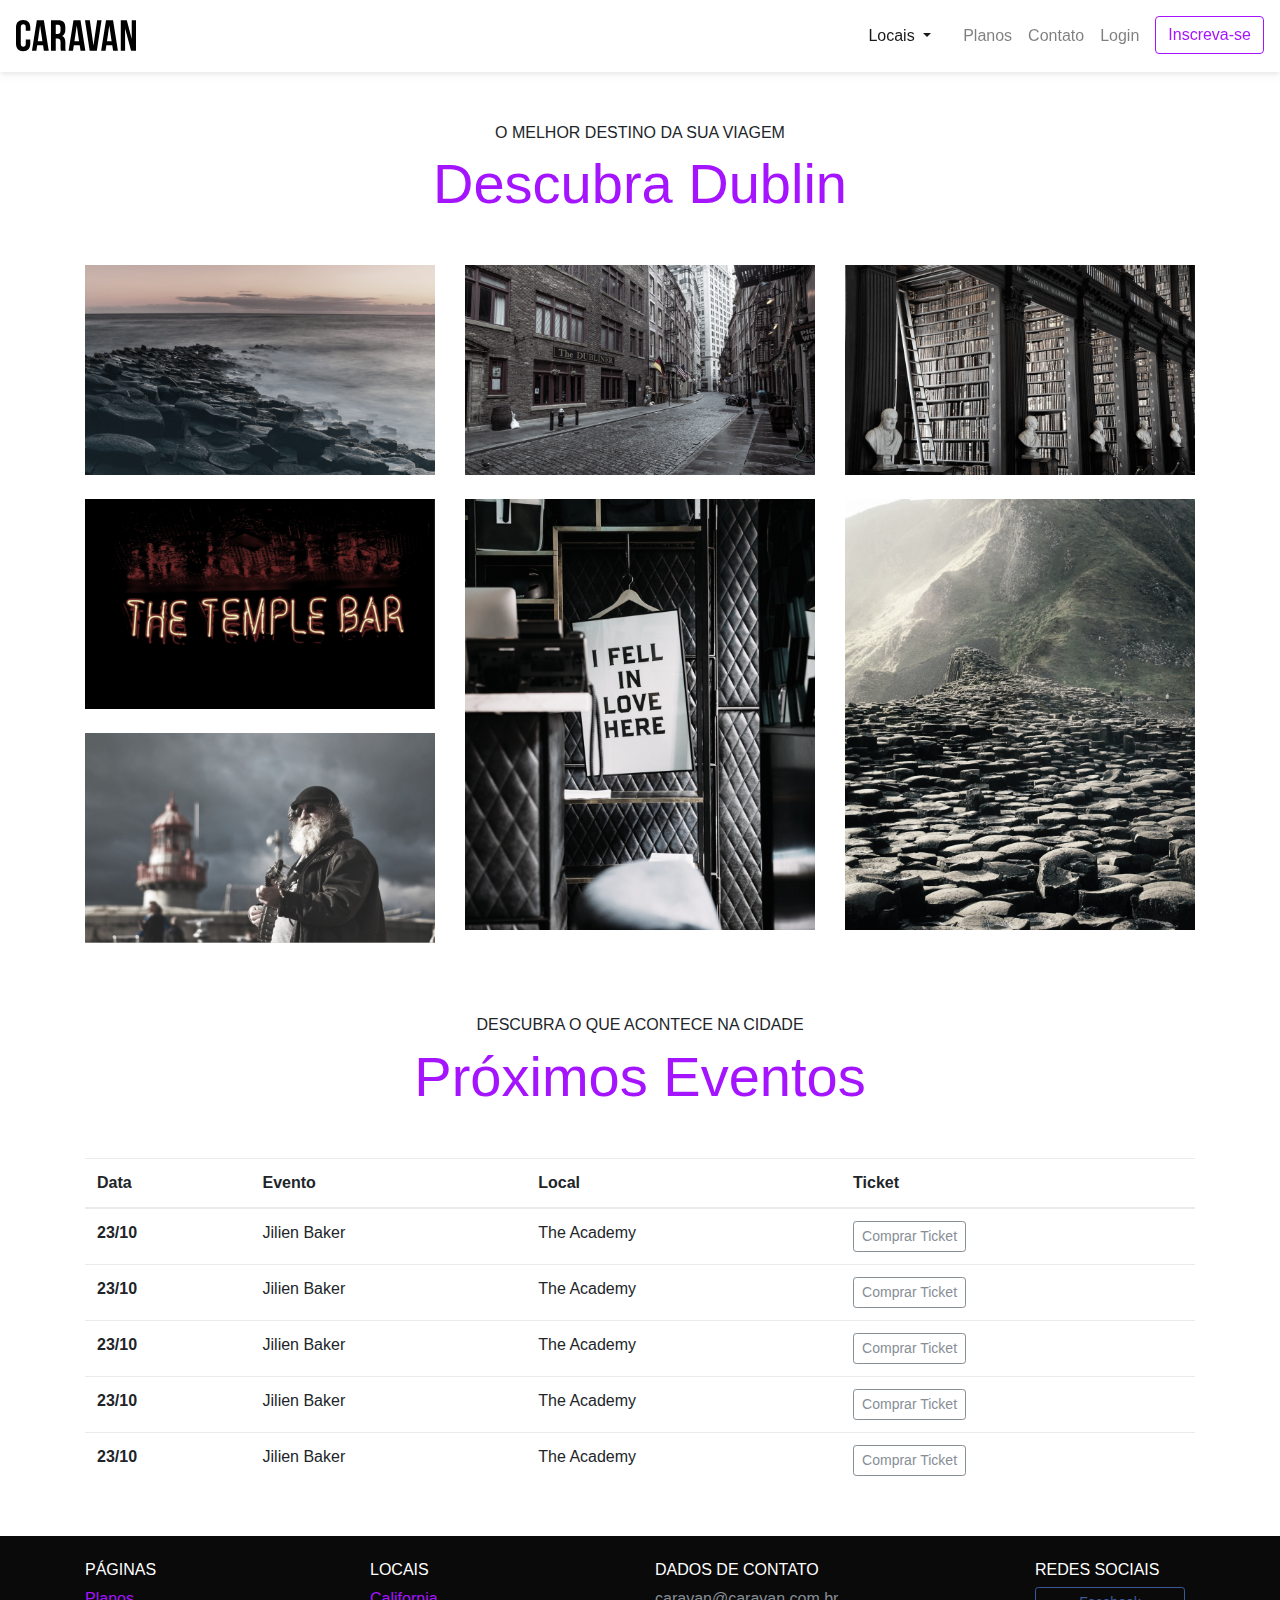
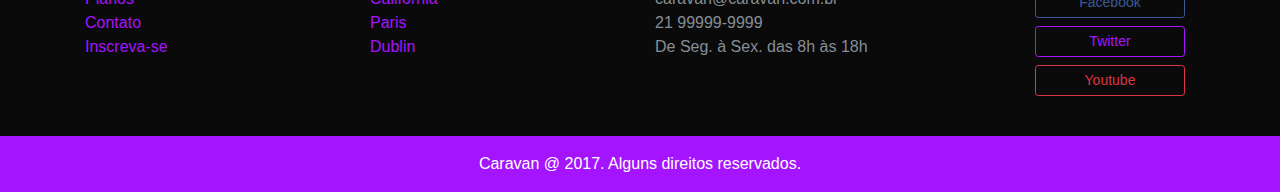
<file: local.html>
<!DOCTYPE html>
<html>
  <head>
    <title>Caravan - Local</title>
    
    <meta charset="utf-8">
    <meta name="viewport" content="width=device-width, initial-scale=1, shrink-to-fit=no">
    
    <link rel="stylesheet" href="css/bootstrap.css">
    <link rel="stylesheet" href="css/style.css">
    
  </head>
  <body>
    <!-- Modal -->
    <div class="modal fade" id="modalLogin" tabindex="-1" role="dialog" aria-labelledby="modalLogin" aria-hidden="true">
      <div class="modal-dialog" role="document">
        <div class="modal-content">
          <div class="modal-header">
            <h5 class="modal-title" id="modalLoginTitulo">Entre na sua Conta</h5>
            <button type="button" class="close" data-dismiss="modal" aria-label="Close">
              <span aria-hidden="true">&times;</span>
            </button>
          </div>
          <div class="modal-body">
            <form>
              <div class="form-group">
                <label for="loginEmail">Email </label>
                <input type="email" class="form-control" id="loginEmail">
              </div>
              <div class="form-group">
                <label for="loginSenha">Password</label>
                <input type="password" class="form-control" id="loginSenha">
              </div>
              <button type="submit" class="btn btn-primary">Entrar na Conta</button>
              <small class="form-text text-mudted">Esqueceu a senha? <a href="#">Clique Aqui</a></small>
            </form>
          </div>
        </div>
      </div>
    </div>
    <!-- Fim Modal -->

    <nav class="navbar navbar-expand-md navbar-light  fixed-top py-3 box-shadow nav-bg-color">
        <a href="index.html">
            <img src="img/caravan.svg" alt="Caravan">
        </a>
        
        <button class="navbar-toggler" type="button" data-toggle="collapse" data-target="#navbarSupportedContent" aria-controls="navbarSupportedContent" aria-expanded="false" aria-label="Abrir Navegação">
            <span class="navbar-toggler-icon"></span>
        </button>

       <div class="collapse navbar-collapse" id="navbarSupportedContent">
           <ul class="navbar-nav ml-auto">
               <li class="nav-item dropdown">
                  <a class="nav-link dropdown-toggle active" href="#" id="navbarDropdown" role="button" data-toggle="dropdown" aria-haspopup="true" aria-expanded="false">
                      Locais
                   </a>
                   <div class="dropdown-menu" aria-labelledby="navbarDropdown">
                      <a class="dropdown-item" href="local.html">California</a>
                      <a class="dropdown-item" href="local.html">Paris</a>
                      <a class="dropdown-item" href="local.html">Dublin</a>
                   </div>
               </li>
               <li class="nav-item">
                   <a href="planos.html" class="nav-link"></a>
               </li>
               <li class="nav-item">
                   <a href="planos.html" class="nav-link">Planos</a>
               </li>
               <li class="nav-item">
                   <a href="contato.html" class="nav-link">Contato</a>
               </li>
               <li class="nav-item">
                   <a href="" class="nav-link" data-toggle="modal" data-target="#modalLogin">Login</a>
               </li>
               <li class="nav-item">
                   <a href="inscricao.html" class="btn btn-outline-primary ml-md-2">Inscreva-se</a>
               </li>
               
           </ul>
       </div>
    </nav>
    
    <section class="container local">
        <div class="my-5 text-center">
           <span class="h6 d-block">O MELHOR DESTINO DA SUA VIAGEM</span>
           <h2 class="display-4 text-primary">Descubra Dublin</h2>
        </div>
        <div class="row">
            <div class="col-md">
                <img class="img-fluid mb-4" src="img/local/foto-1.jpg" alt="Foto 1">
                <img class="img-fluid mb-4" src="img/local/foto-2.jpg" alt="Foto 2">
                <img class="img-fluid mb-4" src="img/local/foto-3.jpg" alt="Foto 3">
            </div>
            <div class="col-md">
                <img class="img-fluid mb-4" src="img/local/foto-4.jpg" alt="Foto 4">
                <img class="img-fluid mb-4" src="img/local/foto-5.jpg" alt="Foto 5">
            </div>
            <div class="col-md">
                <img class="img-fluid mb-4" src="img/local/foto-6.jpg" alt="Foto 6">
                <img class="img-fluid mb-4" src="img/local/foto-7.jpg" alt="Foto 7">
            </div>

            
        </div>
    </section>  
    
    <section class="container local">
        <div class="my-5 text-center">
           <span class="h6 d-block">DESCUBRA O QUE ACONTECE NA CIDADE</span>
           <h2 class="display-4 text-primary">Próximos Eventos</h2>
        </div>
        <table class="table table-hover table-responsive-md">
          <thead>
            <tr>
              <th scope="col">Data</th>
              <th scope="col">Evento</th>
              <th scope="col">Local</th>
              <th scope="col">Ticket</th>
            </tr>
          </thead>
          <tbody>
            <tr>
              <th scope="row">23/10</th>
              <td>Jilien Baker</td>
              <td>The Academy</td>
              <td><a href="" class="btn btn-outline-secondary btn-sm">Comprar Ticket</a></td>
            </tr>
            <tr>
              <th scope="row">23/10</th>
              <td>Jilien Baker</td>
              <td>The Academy</td>
              <td><a href="#" class="btn btn-outline-secondary btn-sm">Comprar Ticket</a></td>
            </tr>
            <tr>
              <th scope="row">23/10</th>
              <td>Jilien Baker</td>
              <td>The Academy</td>
              <td><a href="#" class="btn btn-outline-secondary btn-sm">Comprar Ticket</a></td>
            </tr>
            <tr>
              <th scope="row">23/10</th>
              <td>Jilien Baker</td>
              <td>The Academy</td>
              <td><a href="#" class="btn btn-outline-secondary btn-sm">Comprar Ticket</a></td>
            </tr>
            <tr>
              <th scope="row">23/10</th>
              <td>Jilien Baker</td>
              <td>The Academy</td>
              <td><a href="#" class="btn btn-outline-secondary btn-sm">Comprar Ticket</a></td>
            </tr>
          </tbody>
        </table>
    </section>

    <footer class="bg-dark text-white mt-5">
        <div class="container py-4">
            <div class="row">
                <div class="col-6 col-lg-3 ">
                    <h4 class="h6">PÁGINAS</h4>
                    <ul class="list-unstyled">
                        <li><a href="planos.html">Planos</a></li>
                        <li><a href="contato.html">Contato</a></li>
                        <li><a href="inscricao.html">Inscreva-se</a></li>
                    </ul>
                </div>
                <div class="col-6 col-lg-3">
                    <h4 class="h6">LOCAIS</h4>
                    <ul class="list-unstyled">
                        <li><a href="local.html">California</a></li>
                        <li><a href="local.html">Paris</a></li>
                        <li><a href="local.html">Dublin</a></li>
                    </ul>
                </div>
                <div class="col-sm-6 col-lg-4">
                    <h4 class="h6">DADOS DE CONTATO</h4>
                    <ul class="list-unstyled text-secondary">
                        <li>caravan@caravan.com.br</li>
                        <li>21 99999-9999</li>
                        <li>De Seg. à Sex. das 8h às 18h</li>
                    </ul>
                </div>
                <div class="col-sm-6 col-lg-2">
                    <h4 class="h6">REDES SOCIAIS</h4>
                    <ul class="list-unstyled text-secondary">
                        <li><a href="#" class="btn btn-sm btn-outline-info btn-block btn-footer mb-2">Facebook</a></li>
                        <li><a href="#" class="btn btn-sm btn-outline-primary btn-block btn-footer mb-2">Twitter</a></li>
                        <li><a href="#" class="btn btn-sm btn-outline-danger btn-block btn-footer mb-2">Youtube</a></li>
                    </ul>
                </div>
            </div>
        </div>
        <div class="bg-primary text-center py-3">
            <p class="mb-0">Caravan @ 2017. Alguns direitos reservados.</p>
        </div>
    </footer>
     
    <script type="text/javascript" src="js/jquery-3.2.1.slim.min.js"></script>
    <script type="text/javascript" src="js/popper.min.js"></script>
    <script type="text/javascript" src="js/bootstrap.js"></script>
    <script type="text/javascript" src="js/app.js"></script>
  </body>
</html>
</file>
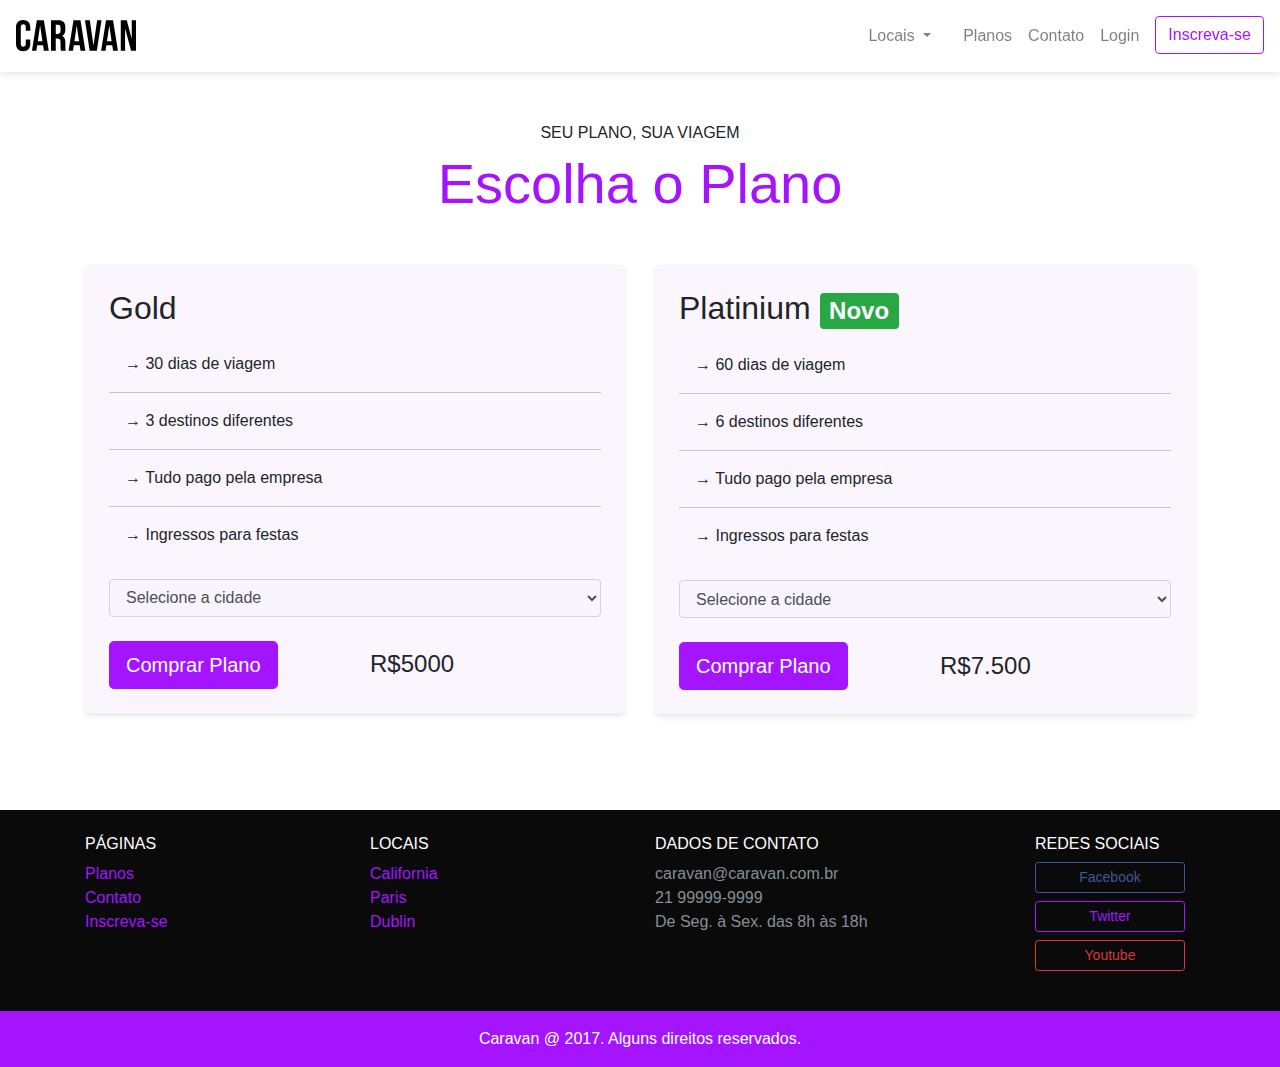
<file: planos.html>
<!DOCTYPE html>
<html>
  <head>
    <title>Caravan - Planos</title>
    
    <meta charset="utf-8">
    <meta name="viewport" content="width=device-width, initial-scale=1, shrink-to-fit=no">
    
    <link rel="stylesheet" href="css/bootstrap.css">
    <link rel="stylesheet" href="css/style.css">
    
  </head>
  <body>
    <!-- Modal -->
    <div class="modal fade" id="modalLogin" tabindex="-1" role="dialog" aria-labelledby="modalLogin" aria-hidden="true">
      <div class="modal-dialog" role="document">
        <div class="modal-content">
          <div class="modal-header">
            <h5 class="modal-title" id="modalLoginTitulo">Entre na sua Conta</h5>
            <button type="button" class="close" data-dismiss="modal" aria-label="Close">
              <span aria-hidden="true">&times;</span>
            </button>
          </div>
          <div class="modal-body">
            <form>
              <div class="form-group">
                <label for="loginEmail">Email </label>
                <input type="email" class="form-control" id="loginEmail">
              </div>
              <div class="form-group">
                <label for="loginSenha">Password</label>
                <input type="password" class="form-control" id="loginSenha">
              </div>
              <button type="submit" class="btn btn-primary">Entrar na Conta</button>
              <small class="form-text text-mudted">Esqueceu a senha? <a href="#">Clique Aqui</a></small>
            </form>
          </div>
        </div>
      </div>
    </div>
    <!-- Fim Modal -->

    <nav class="navbar navbar-expand-md navbar-light  fixed-top py-3 box-shadow nav-bg-color">
        <a href="index.html">
            <img src="img/caravan.svg" alt="Caravan">
        </a>
        
        <button class="navbar-toggler" type="button" data-toggle="collapse" data-target="#navbarSupportedContent" aria-controls="navbarSupportedContent" aria-expanded="false" aria-label="Abrir Navegação">
            <span class="navbar-toggler-icon"></span>
        </button>

       <div class="collapse navbar-collapse" id="navbarSupportedContent">
           <ul class="navbar-nav ml-auto">
               <li class="nav-item dropdown">
                  <a class="nav-link dropdown-toggle" href="#" id="navbarDropdown" role="button" data-toggle="dropdown" aria-haspopup="true" aria-expanded="false">
                      Locais
                   </a>
                   <div class="dropdown-menu" aria-labelledby="navbarDropdown">
                      <a class="dropdown-item" href="local.html">California</a>
                      <a class="dropdown-item" href="local.html">Paris</a>
                      <a class="dropdown-item" href="local.html">Dublin</a>
                   </div>
               </li>
               <li class="nav-item">
                   <a href="planos.html" class="nav-link active"></a>
               </li>
               <li class="nav-item">
                   <a href="planos.html" class="nav-link">Planos</a>
               </li>
               <li class="nav-item">
                   <a href="contato.html" class="nav-link">Contato</a>
               </li>
               <li class="nav-item">
                   <a href="" class="nav-link" data-toggle="modal" data-target="#modalLogin">Login</a>
               </li>
               <li class="nav-item">
                   <a href="inscricao.html" class="btn btn-outline-primary ml-md-2">Inscreva-se</a>
               </li>
               
           </ul>
       </div>
    </nav>
    
    <section class="container local">
        <div class="my-5 text-center">
           <span class="h6 d-block">SEU PLANO, SUA VIAGEM</span>
           <h2 class="display-4 text-primary">Escolha o Plano</h2>
        </div>
        <div class="row">
            <div class="col-md mb-5">
               <div class="bg-light rounded p-4 box-shadow">
                    <h2>Gold</h2>
                    <ul class="lista-plano list-unstyled">
                      <li><span data-toggle="tooltip" data-placement="right" title="Isso mesmo, são 30 dias totais durante a viagem.">→ 30 dias de viagem</span></li>
                      <li>→ 3 destinos diferentes</li>
                      <li>→ Tudo pago pela empresa</li>
                      <li>→ Ingressos para festas</li>
                    </ul>
                    <form>
                      <div class="form-group">
                        <select class="form-control bg-light" id="inputCidades">
                          <option>Selecione a cidade</option>
                          <option>California</option>
                          <option>Paris</option>
                          <option>Dublin</option>
                        </select>
                      </div>
                    </form>
                    <div class="row align-items-center mt-4">
                        <div class="col">
                            <a href="inscricao.html" class="btn btn-primary btn-lg ">Comprar Plano</a>
                        </div>
                        <div class="col">
                            <span class="h4">R$5000</span>
                        </div>
                    </div>
               </div>
            </div>
            <div class="col-md mb-5">
                <div class="bg-light rounded p-4 box-shadow">
                    <h2>Platinium <span class="badge badge-success ">Novo</span></h2>
                    <ul class="lista-plano list-unstyled">
                      <li>→ 60 dias de viagem</li>
                      <li>→ 6 destinos diferentes</li>
                      <li>→ Tudo pago pela empresa</li>
                      <li>→ Ingressos para festas</li>
                    </ul>
                    <form>
                      <div class="form-group">
                        <select class="form-control bg-light" id="inputCidades">
                          <option>Selecione a cidade</option>
                          <option>California</option>
                          <option>Paris</option>
                          <option>Dublin</option>
                        </select>
                      </div>
                    </form>
                    <div class="row align-items-center mt-4">
                        <div class="col">
                            <a href="inscricao.html" class="btn btn-primary btn-lg ">Comprar Plano</a>
                        </div>
                        <div class="col">
                            <span class="h4">R$7.500</span>
                        </div>
                    </div>
                </div>
            </div>
        </div>
    </section>  
    
    <footer class="bg-dark text-white mt-5">
        <div class="container py-4">
            <div class="row">
                <div class="col-6 col-lg-3 ">
                    <h4 class="h6">PÁGINAS</h4>
                    <ul class="list-unstyled">
                        <li><a href="planos.html">Planos</a></li>
                        <li><a href="contato.html">Contato</a></li>
                        <li><a href="inscricao.html">Inscreva-se</a></li>
                    </ul>
                </div>
                <div class="col-6 col-lg-3">
                    <h4 class="h6">LOCAIS</h4>
                    <ul class="list-unstyled">
                        <li><a href="local.html">California</a></li>
                        <li><a href="local.html">Paris</a></li>
                        <li><a href="local.html">Dublin</a></li>
                    </ul>
                </div>
                <div class="col-sm-6 col-lg-4">
                    <h4 class="h6">DADOS DE CONTATO</h4>
                    <ul class="list-unstyled text-secondary">
                        <li>caravan@caravan.com.br</li>
                        <li>21 99999-9999</li>
                        <li>De Seg. à Sex. das 8h às 18h</li>
                    </ul>
                </div>
                <div class="col-sm-6 col-lg-2">
                    <h4 class="h6">REDES SOCIAIS</h4>
                    <ul class="list-unstyled text-secondary">
                        <li><a href="#" class="btn btn-sm btn-outline-info btn-block btn-footer mb-2">Facebook</a></li>
                        <li><a href="#" class="btn btn-sm btn-outline-primary btn-block btn-footer mb-2">Twitter</a></li>
                        <li><a href="#" class="btn btn-sm btn-outline-danger btn-block btn-footer mb-2">Youtube</a></li>
                    </ul>
                </div>
            </div>
        </div>
        <div class="bg-primary text-center py-3">
            <p class="mb-0">Caravan @ 2017. Alguns direitos reservados.</p>
        </div>
    </footer>
     
    <script type="text/javascript" src="js/jquery-3.2.1.slim.min.js"></script>
    <script type="text/javascript" src="js/popper.min.js"></script>
    <script type="text/javascript" src="js/bootstrap.js"></script>
    <script type="text/javascript" src="js/app.js"></script>
  </body>
</html>
</file>
<file: css/style.css>
/*Geral*/
body{
    padding-top: 75px;
}

.box-shadow{
    box-shadow: 0 2px 4px 0 rgba(0,0,0,0.05),
    0 4px 8px 0 rgba(0,0,0,0.05);
}

@media(max-width:767px){
    #home-quote .display-4{
        font-size: 2.5rem;
    }
    
    body{
        padding-top: 0px;
    }
    
    .fixed-top{
        position: relative;
    }

}

/*Menu*/
.nav-bg-color{
    background-color: rgba(255, 255, 255, 0.33);
}

.navbar-collapse ul li a.nav-link:hover,
.navbar-collapse ul li a.dropdown-item:hover{
    color:#a514ff !important;
}

.navbar-collapse ul li a.dropdown-item:active{
    color: #fff !important;
}

.icone{
    height: 100px;
}


/*Index*/
#home-quote {
    background: url("../img/bg-quote.jpg") center center fixed;
    background-size: cover;
}

.pergunta{ 
    border-bottom: 1px solid rgba(0,0,0,.2);
}

.pergunta a{
    transition: all 0.5s;
}

.pergunta a:hover{
    text-decoration: none;
    color: black;
}

/*Footer*/
.btn-footer{
 max-width: 150px;   
}

footer a{
    transition: all 0.5s;
}

footer a:hover{
    text-decoration: none;
    color: white;
}

/*Local */
.local img{
  -moz-transition: all 1s;
  -webkit-transition: all 1s;
  transition: all 1s;
  -moz-filter: grayscale(70%);
  -webkit-filter: grayscale(70%);
  filter: grayscale(70%);
  
}

.local img:hover{
  -moz-filter: none;
  -webkit-filter: none;
  filter: none;

}

/*Planos */
.lista-plano li{
    padding: 1rem;
}

.lista-plano li + li{
    border-top: 1px solid rgba(0,0,0,0.2);
}
</file>
